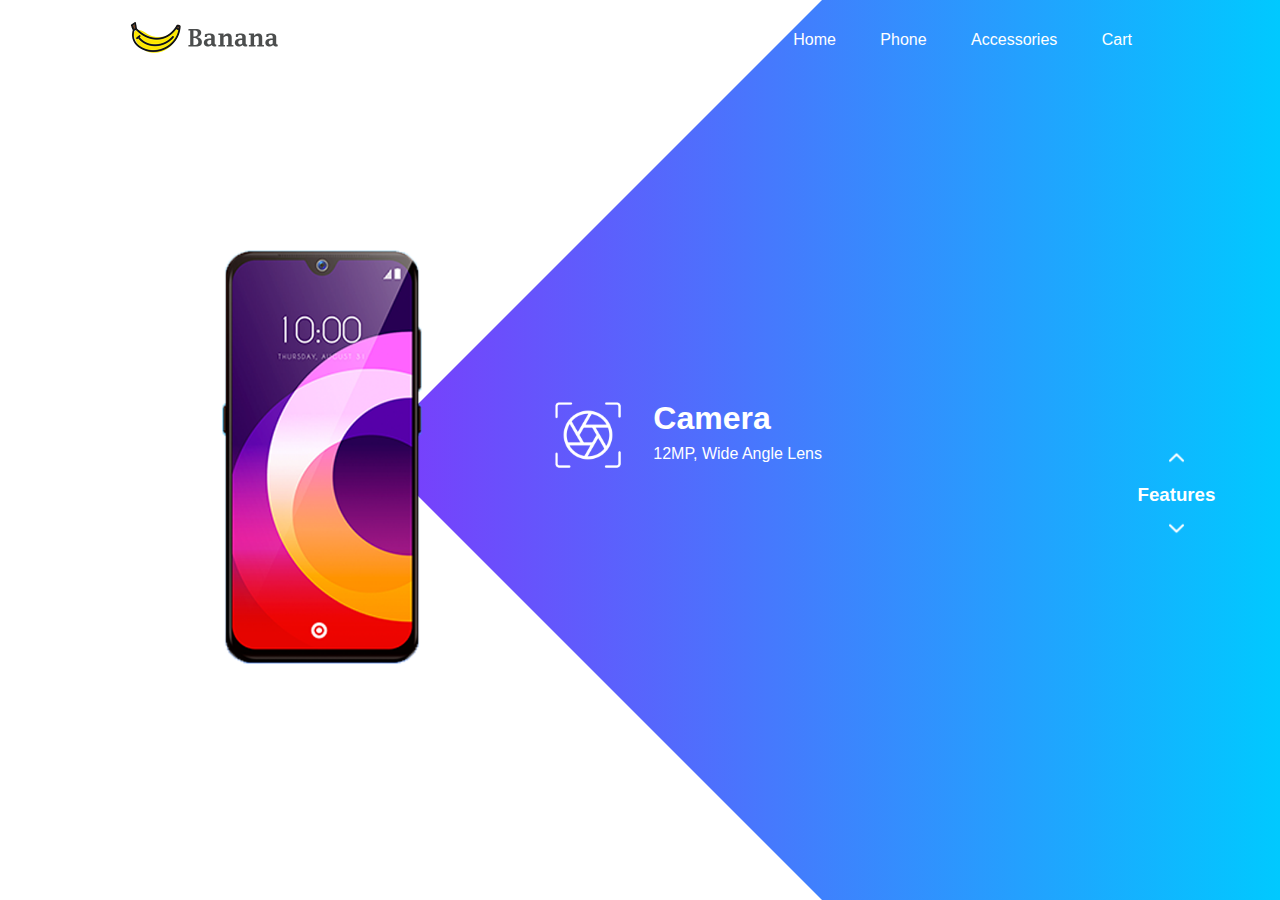
<file: index.html>
<!DOCTYPE html>
<html lang="en">

<head>
    <meta charset="UTF-8">
    <meta http-equiv="X-UA-Compatible" content="IE=edge">
    <meta name="viewport" content="width=device-width, initial-scale=1.0">
    <title>Banana Mobile</title>
    <link rel="stylesheet" href="styles.css">

</head>

<body>
    <div class="main">
        <nav>
            <div class="logo">
                <img src="img/logo.png" alt="logo">
            </div>
            <div class="nav-links">
                <ul>
                    <li><a href="#">Home</a></li>
                    <li><a href="#">Phone</a></li>
                    <li><a href="#">Accessories</a></li>
                    <li><a href="#">Cart</a></li>
                </ul>
            </div>
        </nav>

        <div class="info">
            <div class="overlay"></div>
            <img class="mobile" src="img/mobile.png" alt="mobile" srcset="">
            <div id="circle">
                <div class="feature one">
                    <img src="img/camera.png" alt="camera">
                    <div>
                        <h1>Camera</h1>
                        <p>12MP, Wide Angle Lens</p>
                    </div>
                </div>
                <div class="feature two">
                    <img src="img/processor.png" alt="processor">
                    <div>
                        <h1>processor</h1>
                        <p>Snapdragon Octa-core 12nm</p>
                    </div>
                </div>
                <div class="feature three">
                    <img src="img/display.png" alt="display">
                    <div>
                        <h1>Display</h1>
                        <p>6.5' LCD true tone Display</p>
                    </div>
                </div>
                <div class="feature four">
                    <img src="img/battery.png" alt="battery">
                    <div>
                        <h1>Battery Life</h1>
                        <p>4000mAh, 72Hrs Standby</p>
                    </div>
                </div>
            </div>
        </div>

        <div class="controls">
            <img src="img/arrow.png" alt="up-arrow" id="upBtn">
            <h3>Features</h3>
            <img src="img/arrow.png" alt="down-arrow" id="downBtn">
        </div>
    </div>

    <script src="script.js">
        var circle = document.getElementById("circle");
        var upBtn = document.getElementById("upBtn");
        var downBtn = document.getElementById("downBtn");

        var rotateValue = circle.style.transform;
        var rotateSum;

        upBtn.onclick = function() {
            rotateSum = rotateValue + "rotate(-90deg)";
            circle.style.transform = rotateSum;
            rotateValue = rotateSum;
        }
        downBtn.onclick = function() {
            rotateSum = rotateValue + "rotate(90deg)";
            circle.style.transform = rotateSum;
            rotateValue = rotateSum;
        }
    </script>

</body>

</html>
</file>
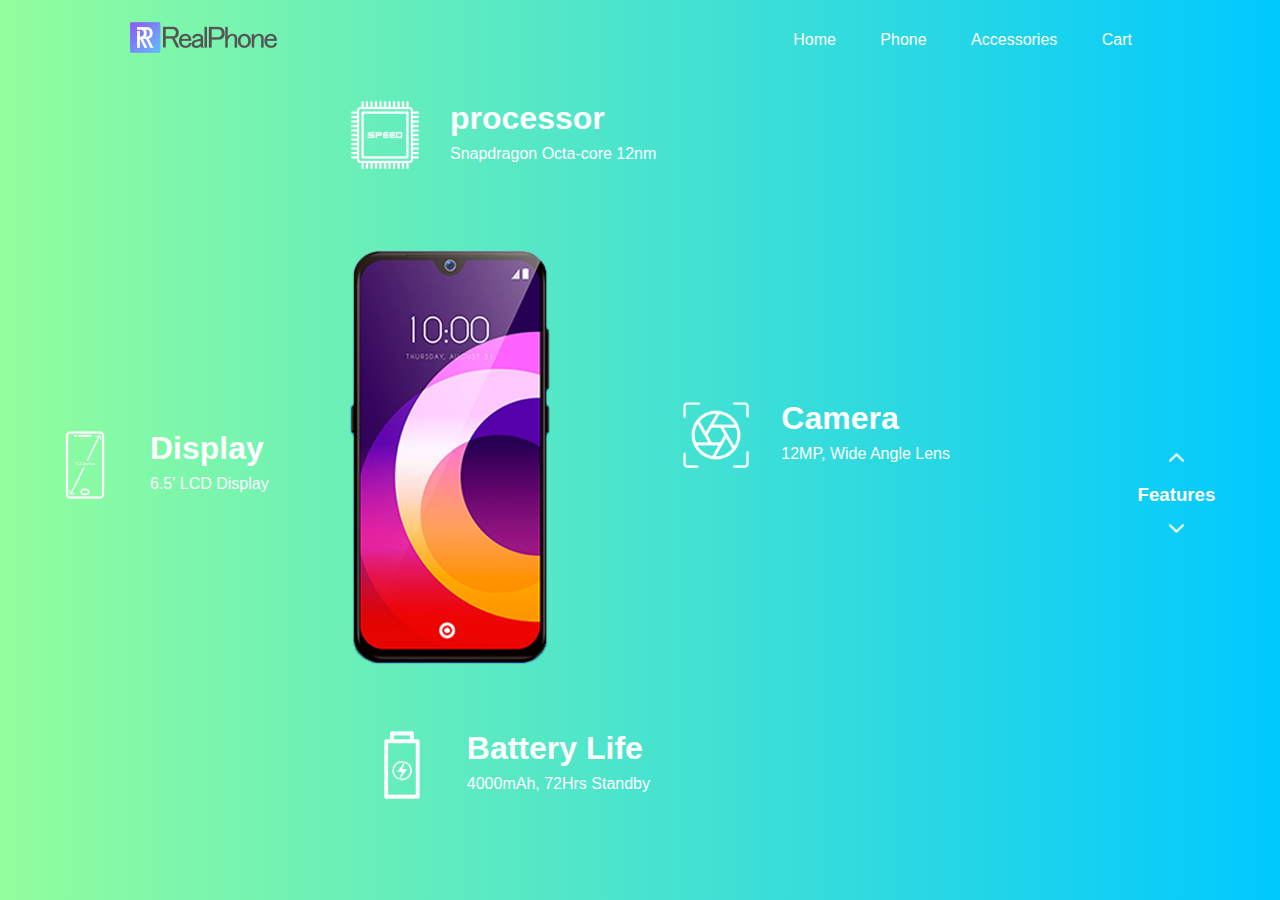
<file: Website/index.html>
<!DOCTYPE html>
<html lang="en">

<head>
    <meta charset="UTF-8">
    <meta http-equiv="X-UA-Compatible" content="IE=edge">
    <meta name="viewport" content="width=device-width, initial-scale=1.0">
    <title>Untitled</title>
    <link rel="stylesheet" href="styles.css">
</head>

<body>
    <div class="main">
        <nav>
            <div class="logo">
                <img src="img/logo.png" alt="logo">
            </div>
            <div class="nav-links">
                <ul>
                    <li><a href="#">Home</a></li>
                    <li><a href="#">Phone</a></li>
                    <li><a href="#">Accessories</a></li>
                    <li><a href="#">Cart</a></li>
                </ul>
            </div>
        </nav>

        <div class="info">
            <img class="mobile" src="img/mobile.png" alt="mobile" srcset="">
            <div id="circle">
                <div class="feature one">
                    <img src="img/camera.png" alt="camera">
                    <div>
                        <h1>Camera</h1>
                        <p>12MP, Wide Angle Lens</p>
                    </div>
                </div>
                <div class="feature two">
                    <img src="img/processor.png" alt="processor">
                    <div>
                        <h1>processor</h1>
                        <p>Snapdragon Octa-core 12nm</p>
                    </div>
                </div>
                <div class="feature three">
                    <img src="img/display.png" alt="display">
                    <div>
                        <h1>Display</h1>
                        <p>6.5' LCD Display</p>
                    </div>
                </div>
                <div class="feature four">
                    <img src="img/battery.png" alt="battery">
                    <div>
                        <h1>Battery Life</h1>
                        <p>4000mAh, 72Hrs Standby</p>
                    </div>
                </div>
            </div>
        </div>

        <div class="controls">
            <img src="img/arrow.png" alt="up-arrow" id="upBtn">
            <h3>Features</h3>
            <img src="img/arrow.png" alt="up-arrow" id="downBtn">
        </div>
    </div>
</body>

</html>
</file>
<file: styles.css>
* {
    margin: 0;
    padding: 0;
    font-family: sans-serif;
}

.main {
    width: 100%;
    height: 100vh;
    position: relative;
    overflow: hidden;
    background: linear-gradient(-90deg, #00C9FF 0%, #af00fa 100%);

}
nav {
    width: 80%;
    position: sticky;
    margin: 20px auto;
    z-index: 1;
    display: flex;
    align-items: center;
}
.logo {
    flex-basis: 20%;
}
.logo img{
    width: 150px;
}
.nav-links {
    flex: 1;
    text-align: right;
}
.nav-links ul li {
    list-style: none;
    display: inline-block;
    margin: 0 20px;
}
.nav-links ul li a {
    color: #fff;
    text-decoration: none;
}
.info {
    width: 1000px;
    height: 1000px;
    position: absolute;
    top: 50%;
    left: -10%;
    transform: translateY(-50%);
}
.overlay {
    width: 0;
    height: 0;
    border-top: 500px solid #fff;
    border-right: 500px solid transparent;
    border-bottom: 500px solid #fff;
    border-left: 500px solid #fff;
    position: absolute;
    left: 0;
    top: 0;
}
#circle {
    width: 1000px;
    height: 1000px;
    position: absolute;
    top: 0;
    left: 0;
    border-radius: 50%;
    transform: rotate(0deg);
    transition: 1s;
}
.feature img {
    width: 70px;
}
.feature {
    position: absolute;
    display: flex;
    color: white;
}
.feature div {
    margin-left: 30px;
}
.feature div p {
    margin-top: 8px;
}
.one {
    top: 450px;
    right: 50px;
}
.two {
    top: 150px;
    left: 350px;
    transform: rotate(-90deg);
}
.three {
    bottom: 450px;
    left: 50px;
    transform: rotate(-180deg);
}
.four {
    bottom: 150px;
    right: 350px;
    transform: rotate(-270deg);
}
.mobile {
    width: 200px;
    position: absolute;
    top: 30%;
    left: 45%;
    transform: translate(-50%);
    z-index: 1;
}
.controls {
    position: absolute;
    right: 2%;
    top: 50%;
    transform: translate(-50%);
    text-align: center;
}
.controls h3 {
    margin: 15px 0;
    color: #fff;
}
#upBtn {
    width: 15px;
    cursor: pointer;
}
#downBtn {
    width: 15px;
    cursor: pointer;
    transform: rotate(180deg);
}
footer {
    display: flex;
    padding: 10px;
    /* text-align: justify; */
}
</file>
<file: Website/styles.css>
* {
    margin: 0;
    padding: 0;
    font-family: sans-serif;
}

.main {
    width: 100%;
    height: 100vh;
    position: relative;
    overflow: hidden;
    background: linear-gradient(-90deg, #00C9FF 0%, #92FE9D 100%);

}
nav {
    width: 80%;
    position: sticky;
    margin: 20px auto;
    z-index: 1;
    display: flex;
    align-items: center;
}
.logo {
    flex-basis: 20%;
}
.logo img{
    width: 150px;
}
.nav-links {
    flex: 1;
    text-align: right;
}
.nav-links ul li {
    list-style: none;
    display: inline-block;
    margin: 0 20px;
}
.nav-links ul li a {
    color: #fff;
    text-decoration: none;
}
.info {
    width: 1000px;
    height: 1000px;
    position: absolute;
    top: 50%;
    left: 0;
    transform: translateY(-50%);
}
#circle {
    width: 1000px;
    height: 1000px;
    position: absolute;
    top: 0;
    left: 0;
    border-radius: 50%;
}
.feature img {
    width: 70px;
}
.feature {
    position: absolute;
    display: flex;
    color: white;
}
.feature div {
    margin-left: 30px;
}
.feature div p {
    margin-top: 8px;
}
.one {
    top: 450px;
    right: 50px;
}
.two {
    top: 150px;
    left: 350px;
}
.three {
    bottom: 450px;
    left: 50px;
}
.four {
    bottom: 150px;
    right: 350px;
}
.mobile {
    width: 200px;
    position: absolute;
    top: 30%;
    left: 45%;
    transform: translate(-50%);
    z-index: 1;
}
.controls {
    position: absolute;
    right: 2%;
    top: 50%;
    transform: translate(-50%);
    text-align: center;
}
.controls h3 {
    margin: 15px 0;
    color: #fff;
}
#upBtn {
    width: 15px;
    cursor: pointer;
}
#downBtn {
    width: 15px;
    cursor: pointer;
    transform: rotate(180deg);
}
</file>
